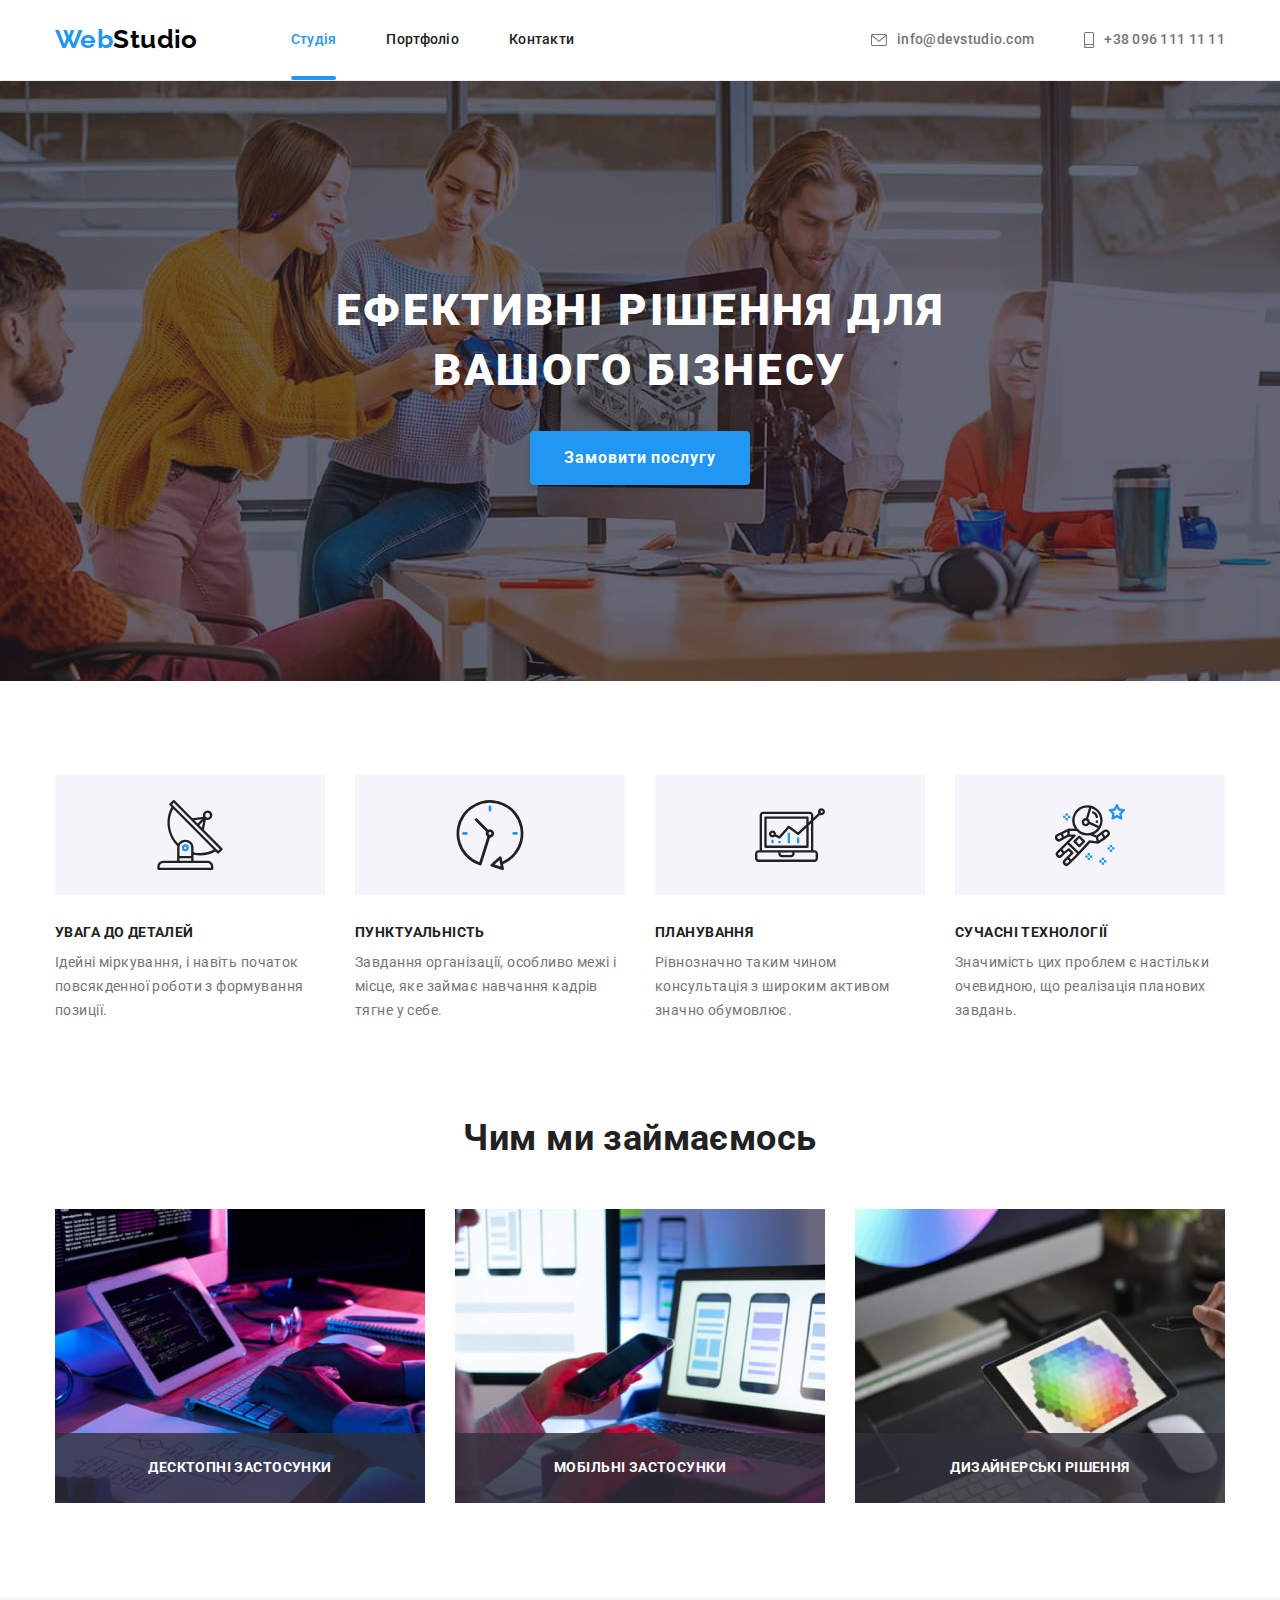
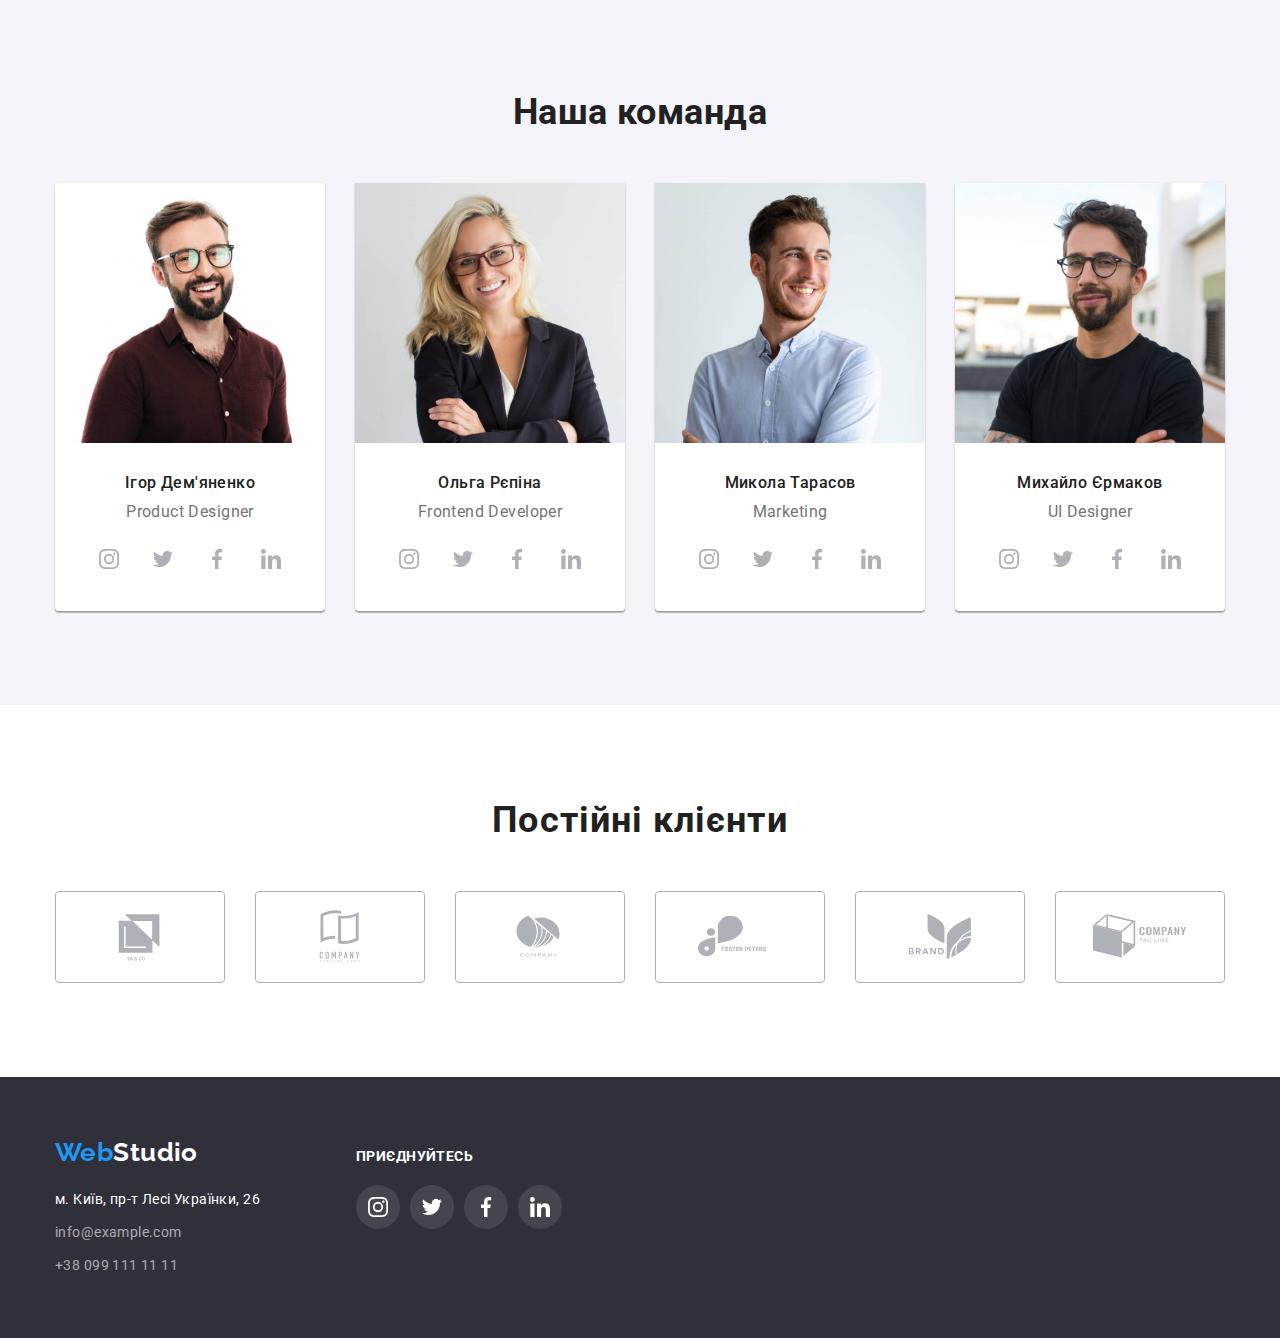
<file: index.html>
<!DOCTYPE html>
<html lang="uk">
<head>
    <meta charset="UTF-8" />
    <meta http-equiv="X-UA-Compatible" content="IE=edge" />
    <meta name="viewport" content="width=device-width, initial-scale=1.0" />
    <title>Web Studio (Version 2.1)</title>
    <link
        href="https://fonts.googleapis.com/css2?family=Raleway:wght@700&family=Roboto:wght@400;500;700;900&display=swap"
        rel="stylesheet">
    <link rel="stylesheet"
        href="https://cdnjs.cloudflare.com/ajax/libs/modern-normalize/1.1.0/modern-normalize.min.css">
    <link rel="stylesheet" href="./css/styles.css">
</head>

<body>
    <!--header-->
    <header class="header">
        <div class="container">
            <nav class="nav">
                <a class="header-logo" href="./index.html"><span class="logo-web">Web</span>Studio</a>
                <ul class="main-nav">
                    <li class="main-nav-item">
                        <a class="nav-link current" href="./index.html">Студія</a>
                    </li>
                    <li class="main-nav-item">
                        <a class="nav-link" href="./portfolio.html">Портфоліо</a>
                    </li>
                    <li class="main-nav-item"><a class="nav-link" href="">Контакти</a></li>
                </ul>
            </nav>
            <ul class="header-contacts">
                <li class="header-contacts-item">
                    
                    <a class="contacts-links" href="mailto:info@devstudio.com">
                        <svg class="header-icon" width="16px" height="12px">
                            <use href="./images/symbol-defs.svg#icon-header-envelope"></use>
                        </svg>
                        info@devstudio.com</a>
                    
                </li>
                <li class="header-contacts-item">
                    <a class="contacts-links" href="tel:+380961111111">
                        <svg class="header-icon" width="10px" height="16px">
                            <use href="./images/symbol-defs.svg#icon-header-smartphone"></use>
                        </svg>
                        +38 096 111 11 11</a>
                </li>
            </ul>
        </div>
    </header>
    <main>
        <!-- hero -->
        <section class="main-section">
            <div class="container">
                <h1 class="main-title">Ефективні рішення для вашого бізнесу</h1>
                <button data-modal-open class="main-btn" type="button">Замовити послугу</button>
            </div>
        </section>
        <section class="section preference">
            <div class="container">
                <h2 class="visually-hidden">Наші переваги</h2>
                <ul class="preference-list">
                    <li class="preference-item">
                        <div class="preference-item-div">
                            <svg class="preference-icon" width="70px" height="70px">
                                <use href="./images/symbol-defs.svg#icon-antenna"></use>
                            </svg>
                        </div>
                        <h3 class="preference-title">Увага до деталей</h3>
                        <p class="preference-descr">
                            Ідейні міркування, і навіть початок повсякденної роботи з формування позиції.
                        </p>
                    </li>
                    <li class="preference-item">
                        <div class="preference-item-div">
                            <svg class="preference-icon" width="70px" height="70px">
                                <use href="./images/symbol-defs.svg#icon-clock"></use>
                            </svg>
                        </div>
                        <h3 class="preference-title">Пунктуальність</h3>
                        <p class="preference-descr">
                            Завдання організації, особливо межі і місце, яке займає навчання кадрів тягне у себе.
                        </p>
                    </li>
                    <li class="preference-item">
                        <div class="preference-item-div">
                            <svg class="preference-icon" width="70px" height="70px">
                                <use href="./images/symbol-defs.svg#icon-diagram"></use>
                            </svg>
                        </div>
                        <h3 class="preference-title">Планування</h3>
                        <p class="preference-descr">
                            Рівнозначно таким чином консультація з широким активом значно обумовлює.
                        </p>
                    </li>
                    <li class="preference-item">
                        <div class="preference-item-div">
                            <svg class="preference-icon" width="70px" height="70px">
                                <use href="./images/symbol-defs.svg#icon-astronaut"></use>
                            </svg>
                        </div>
                        <h3 class="preference-title">Сучасні технології</h3>
                        <p class="preference-descr">
                            Значимість цих проблем є настільки очевидною, що реалізація планових завдань.
                        </p>
                    </li>
                </ul>
            </div>
        </section>
        <!--work-->
        <section class="section work">
            <div class="container">
                <h2 class="work-title">Чим ми займаємось</h2>
                <ul class="work-list">
                    <li class="work-item">
                        <div class="work-thumb">
                        <img class="picture" src="./images/box-1.jpg" 
                        alt="Фото з компьютером" 
                        width="370"
                        height="294" />
                        <p class="work-label">Десктопні застосунки</p>
                        </div>
                    </li>
                    <li class="work-item">
                        <div class="work-thumb">
                        <img class="picture" src="./images/box-2.jpg" 
                        alt="Фото з ноутбуком" 
                        width="370" 
                        height="294" />
                        <p class="work-label">Мобільні застосунки</p>
                        </div>
                    </li>
                    <li class="work-item">
                        <div class="work-thumb">
                        <img class="picture" src="./images/box-3.jpg" 
                        alt="Фото з планшетом" 
                        width="370" 
                        height="294" />
                        <p class="work-label">Дизайнерські рішення</p>
                        </div>
                    </li>
                </ul>
            </div>
        </section>
        <!--team-->
        <section class="section team">
            <div class="container">
                <h2 class="team-title">Наша команда</h2>
                <ul class="team-list">
                    <li class="team-member">
                        <img class="picture" src="./images/img-1.jpg" alt="Ігор Дем'яненко Дизайнер в команді"
                            width="270" height="260" />
                        <div class="team-card">
                            <h3 class="member-team-title">Ігор Дем'яненко</h3>
                            <p class="member-team-descr">Product Designer</p>
                            <ul class="team-net-list">
                                <li class="team-net-item">
                                    <a class="team-net-link" href="#">
                                    <div class="cirkle-icon">
                                        <svg class="team-net-icon" width="20px" height="20px">
                                            <use href="./images/symbol-defs.svg#icon-instagram">
                                            </use>
                                        </svg>
                                    </div>
                                    </a>
                                </li>
                                <li class="team-net-item">
                                    <a class="team-net-link" href="#">
                                    <div class="cirkle-icon">
                                        <svg class="team-net-icon" width="20px" height="20px">
                                            <use href="./images/symbol-defs.svg#icon-twitter">
                                            </use>
                                        </svg>
                                    </div>
                                    </a>
                                </li>
                                <li class="team-net-item">
                                    <a class="team-net-link" href="#">
                                    <div class="cirkle-icon">
                                        <svg class="team-net-icon" width="20px" height="20px">
                                            <use href="./images/symbol-defs.svg#icon-facebook">
                                            </use>
                                        </svg>
                                    </div>
                                    </a>
                                </li>
                                <li class="team-net-item">
                                    <a class="team-net-link" href="#">
                                    <div class="cirkle-icon">
                                        <svg class="team-net-icon" width="20px" height="20px">
                                            <use href="./images/symbol-defs.svg#icon-linkedin">
                                            </use>
                                        </svg>
                                    </div>
                                    </a>
                                </li>
                            </ul>
                        </div>
                        
                    </li>
                    <li class="team-member">
                        <img class="picture" src="./images/img-2.jpg" alt="Ольга Рєпіна Розробник в команді" width="270"
                            height="260" />
                        <div class="team-card">
                            <h3 class="member-team-title">Ольга Рєпіна</h3>
                            <p class="member-team-descr">Frontend Developer</p>
                            <ul class="team-net-list">
                                <li class="team-net-item">
                                    <a class="team-net-link" href="#">
                                    <div class="cirkle-icon">
                                        <svg class="team-net-icon" width="20px" height="20px">
                                            <use href="./images/symbol-defs.svg#icon-instagram">
                                            </use>
                                        </svg>
                                    </div>
                                    </a>
                                </li>
                                <li class="team-net-item">
                                    <a class="team-net-link" href="#">
                                    <div class="cirkle-icon">
                                        <svg class="team-net-icon" width="20px" height="20px">
                                            <use href="./images/symbol-defs.svg#icon-twitter">
                                            </use>
                                        </svg>
                                    </div>
                                    </a>
                                </li>
                                <li class="team-net-item">
                                    <a class="team-net-link" href="#">
                                    <div class="cirkle-icon">
                                        <svg class="team-net-icon" width="20px" height="20px">
                                            <use href="./images/symbol-defs.svg#icon-facebook">
                                            </use>
                                        </svg>
                                    </div>
                                    </a>
                                </li>
                                <li class="team-net-item">
                                    <a class="team-net-link" href="#">
                                    <div class="cirkle-icon">
                                        <svg class="team-net-icon" width="20px" height="20px">
                                            <use href="./images/symbol-defs.svg#icon-linkedin">
                                            </use>
                                        </svg>
                                    </div>
                                    </a>
                                </li>
                            </ul>
                        </div>
                    </li>
                    <li class="team-member">
                        <img class="picture" src="./images/img-3.jpg" alt="Микола Тарасов Маркетолог в команді"
                            width="270" height="260" />
                        <div class="team-card">
                            <h3 class="member-team-title">Микола Тарасов</h3>
                            <p class="member-team-descr">Marketing</p>
                            <ul class="team-net-list">
                                <li class="team-net-item">
                                    <a class="team-net-link" href="#">
                                    <div class="cirkle-icon">
                                        <svg class="team-net-icon" width="20px" height="20px">
                                            <use href="./images/symbol-defs.svg#icon-instagram">
                                            </use>
                                        </svg>
                                    </div>
                                    </a>
                                </li>
                                <li class="team-net-item">
                                    <a class="team-net-link" href="#">
                                    <div class="cirkle-icon">
                                        <svg class="team-net-icon" width="20px" height="20px">
                                            <use href="./images/symbol-defs.svg#icon-twitter">
                                            </use>
                                        </svg>
                                    </div>
                                    </a>
                                </li>
                                <li class="team-net-item">
                                    <a class="team-net-link" href="#">
                                    <div class="cirkle-icon">
                                        <svg class="team-net-icon" width="20px" height="20px">
                                            <use href="./images/symbol-defs.svg#icon-facebook">
                                            </use>
                                        </svg>
                                    </div>
                                    </a>
                                </li>
                                <li class="team-net-item">
                                    <a class="team-net-link" href="#">
                                    <div class="cirkle-icon">
                                        <svg class="team-net-icon" width="20px" height="20px">
                                            <use href="./images/symbol-defs.svg#icon-linkedin">
                                            </use>
                                        </svg>
                                    </div>
                                    </a>
                                </li>
                            </ul>
                        </div>
                    </li>
                    <li class="team-member">
                        <img class="picture" src="./images/img-4.jpg" alt="Михайло Єрмаков Дизайнер в команді"
                            width="270" height="260" />
                        <div class="team-card">
                            <h3 class="member-team-title">Михайло Єрмаков</h3>
                            <p class="member-team-descr">UI Designer</p>
                            <ul class="team-net-list">
                                <li class="team-net-item">
                                    <a class="team-net-link" href="#">
                                    <div class="cirkle-icon">
                                        <svg class="team-net-icon" width="20px" height="20px">
                                            <use href="./images/symbol-defs.svg#icon-instagram">
                                            </use>
                                        </svg>
                                    </div>
                                    </a>
                                </li>
                                <li class="team-net-item">
                                    <a class="team-net-link" href="#">
                                    <div class="cirkle-icon">
                                        <svg class="team-net-icon" width="20px" height="20px">
                                            <use href="./images/symbol-defs.svg#icon-twitter">
                                            </use>
                                        </svg>
                                    </div>
                                    </a>
                                </li>
                                <li class="team-net-item">
                                    <a class="team-net-link" href="#">
                                    <div class="cirkle-icon">
                                        <svg class="team-net-icon" width="20px" height="20px">
                                            <use href="./images/symbol-defs.svg#icon-facebook">
                                            </use>
                                        </svg>
                                    </div>
                                    </a>
                                </li>
                                <li class="team-net-item">
                                    <a class="team-net-link" href="#">
                                    <div class="cirkle-icon">
                                        <svg class="team-net-icon" width="20px" height="20px">
                                            <use href="./images/symbol-defs.svg#icon-linkedin">
                                            </use>
                                        </svg>
                                    </div>
                                    </a>
                                </li>
                            </ul>
                        </div>
                    </li>
                </ul>
            </div>
        </section>
    </main>
    <!--clients-->
    <section class="section clients">
        <div class="container">
            <h2 class="clients-title">Постійні клієнти</h2>
            <ul class="clients-list">
                <li class="clients-item">
                    <a class="clients-link" href="#">
                            <svg class="clients-logo" width="106" height="60px" aria-label="Перша компанія">
                                <use href="./images/symbol-defs.svg#icon-logo-1">
                                </use> 
                            </svg>
                    </a>
                </li>
                <li class="clients-item">
                    <a class="clients-link" href="#">
                            <svg class="clients-logo" width="106" height="60px" aria-label="Друга компанія">
                                <use href="./images/symbol-defs.svg#icon-logo-2">
                                </use>
                            </svg>
                    </a>
                </li>
                <li class="clients-item">
                    <a class="clients-link" href="#">
                            <svg class="clients-logo" width="106" height="60px" aria-label="Третя компанія">
                                <use href="./images/symbol-defs.svg#icon-logo-3">
                                </use>
                            </svg>
                    </a>
                </li>
                <li class="clients-item">
                    <a class="clients-link" href="#">
                            <svg class="clients-logo" width="106" height="60px" aria-label="Четверта компанія">
                                <use href="./images/symbol-defs.svg#icon-logo-4">
                                </use>
                            </svg>
                    </a>
                </li>
                <li class="clients-item">
                    <a class="clients-link" href="#">
                            <svg class="clients-logo" width="106" height="60px" aria-label="П'ята компанія">
                                <use href="./images/symbol-defs.svg#icon-logo-5">
                                </use>
                            </svg>
                    </a>
                </li>
                <li class="clients-item">
                    <a class="clients-link" href="#">
                            <svg class="clients-logo" width="106" height="60px" aria-label="Шоста компанія">
                                <use href="./images/symbol-defs.svg#icon-logo-6">
                                </use>
                            </svg>
                    </a>
                </li>
            </ul>
        </div>
    </section>
    <!--footer-->
    <footer class="footer">
        <div class="container">
            <div class="footer-address">
            <a class="footer-logo" href="./index.html"><span class="logo-web">Web</span>Studio</a>
            <address class="footer-item">
                <ul>
                    <li class="address-item">
                        <a class="address-map-link" href="https://www.google.com/maps/place/бульвар+Лесі+Українки,+26,+Київ,+02000/@50.4265807,30.5361971,17z/data=!3m1!4b1!4m5!3m4!1s0x40d4cf0e033ecbe9:0x57a4dffefec77da0!8m2!3d50.4265807!4d30.5383858"
                            target="_blank" rel="noreferrer noopener" >м. Київ, пр-т Лесі
                            Українки, 26</a></li>
                    <li class="address-item">
                        <a class="footer-contacts" href="mailto:info@example.com">info@example.com</a>
                    </li>
                    <li class="address-item">
                        <a class="footer-contacts" href="tel:+380991111111">+38 099 111 11 11</a>
                    </li>
                </ul>
            </address>
            </div>
            <div class="footer-links">
                <p class="appeal">Приєднуйтесь</p>
                <ul class="footer-net">
                    <li class="footer-net-item">
                        <a class="net-link" href="#">
                        <div class="cirkle-icon">
                            <svg class="footer-icon" width="20px" height="20px">
                                <use href="./images/symbol-defs.svg#icon-instagram">
                                </use>
                            </svg>
                        </div>
                        </a>
                    </li>
                    <li class="footer-net-item">
                        <a class="net-link" href="#">
                        <div class="cirkle-icon">
                            <svg class="footer-icon" width="20px" height="20px">
                                <use href="./images/symbol-defs.svg#icon-twitter">           
                                </use>
                            </svg>
                        </div>
                        </a>
                    </li>
                    <li class="footer-net-item">
                        <a class="net-link" href="#">
                        <div class="cirkle-icon">
                            <svg class="footer-icon" width="20px" height="20px">
                                <use href="./images/symbol-defs.svg#icon-facebook">                    
                                </use>
                            </svg>
                        </div>
                        </a>
                    </li>
                    <li class="footer-net-item">
                        <a class="net-link" href="#">
                        <div class="cirkle-icon">
                            <svg class="footer-icon" width="20px" height="20px">
                                <use href="./images/symbol-defs.svg#icon-linkedin">                   
                                </use>
                            </svg>
                        </div>
                        </a>
                    </li>
                </ul>
            </div>
            


        </div>
    </footer>
    <!--modal window-->
    <div data-modal class="backdrop is-hidden">
        <div class="modal-window">
            <button class="close-button" data-modal-close>
                <svg class="modal-icon" width="11px" height="11px" aria-label="Close">
                    <use href="./images/symbol-defs.svg#icon-modal-close"></use>
                </svg>
            </button>
        </div>
    </div>
    <script src="./js/modal.js"></script>
</body>
</html>
</file>
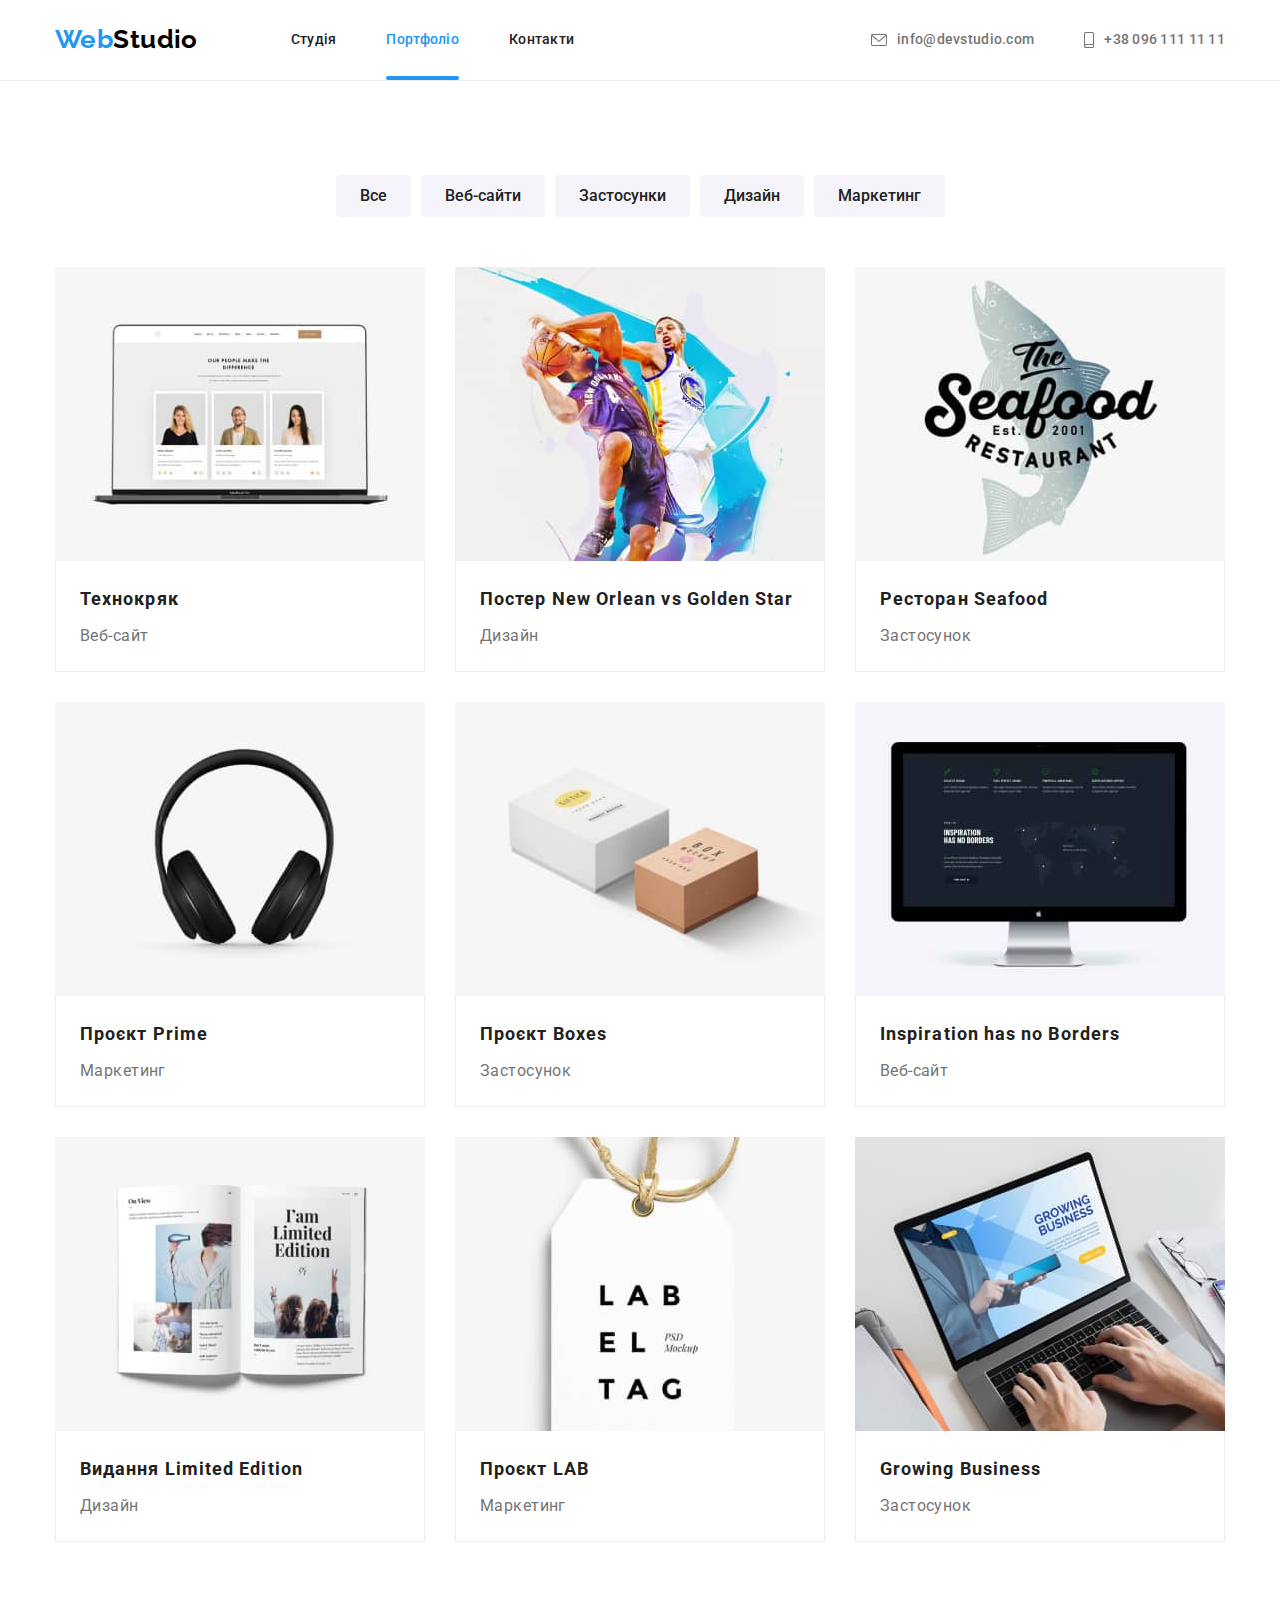
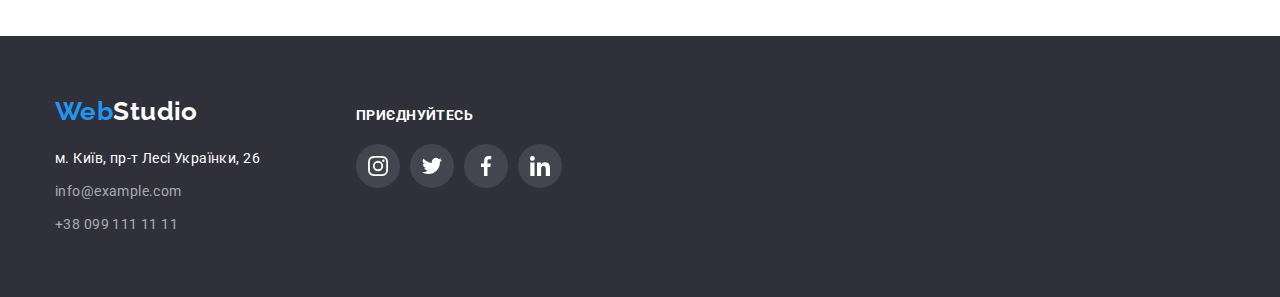
<file: portfolio.html>
<!DOCTYPE html>
<html lang="ru">

<head>
    <meta charset="UTF-8" />
    <meta http-equiv="X-UA-Compatible" content="IE=edge" />
    <meta name="viewport" content="width=device-width, initial-scale=1.0" />
    <title>Web Studio (Version 2.1)</title>
    <link
        href="https://fonts.googleapis.com/css2?family=Raleway:wght@700&family=Roboto:wght@400;500;700;900&display=swap"
        rel="stylesheet">
    <link rel="stylesheet"
        href="https://cdnjs.cloudflare.com/ajax/libs/modern-normalize/1.1.0/modern-normalize.min.css">
    <link rel="stylesheet" href="./css/styles.css">
</head>

<body>
    <!--header-->
    <header class="header">
        <div class="container">
            <nav class="nav">
                <a class="header-logo" href="./index.html"> <span class="logo-web">Web</span>Studio</a>
                <ul class="main-nav">
                    <li class="main-nav-item">
                        <a class="nav-link" href="./index.html">Студія</a>
                    </li>
                    <li class="main-nav-item">
                        <a class="nav-link current" href="./portfolio.html">Портфоліо</a>
                    </li>
                    <li class="main-nav-item"><a class="nav-link" href="">Контакти</a></li>
                </ul>
            </nav>
            <ul class="header-contacts">
                <li class="header-contacts-item">
            
                    <a class="contacts-links" href="mailto:info@devstudio.com">
                        <svg class="header-icon" width="16px" height="12px">
                            <use href="./images/symbol-defs.svg#icon-header-envelope"></use>
                        </svg>
                        info@devstudio.com</a>
            
                </li>
                <li class="header-contacts-item">
                    <a class="contacts-links" href="tel:+380961111111">
                        <svg class="header-icon" width="10px" height="16px">
                            <use href="./images/symbol-defs.svg#icon-header-smartphone"></use>
                        </svg>
                        +38 096 111 11 11</a>
                </li>
            </ul>
        </div>
    </header>
    <main>
        <!--section filter-->
        <section class="section">
            <div class="container">
                <h1 class="visually-hidden">Наші проєкти</h1>
                <ul class="filter-list">
                    <li class="filter-item">
                        <button class="filter-btn" type="button">Все</button>
                    </li>
                    <li class="filter-item">
                        <button class="filter-btn" type="button">Веб-сайти</button>
                    </li>
                    <li class="filter-item">
                        <button class="filter-btn" type="button">Застосунки</button>
                    </li>
                    <li class="filter-item">
                        <button class="filter-btn" type="button">Дизайн</button>
                    </li>
                    <li class="filter-item">
                        <button class="filter-btn" type="button">Маркетинг</button>
                    </li>
                </ul>
                <ul class="portfolio-list">
                    <li class="portfolio-list-item">
                        <a class="portfolio-link" href="#">
                            <div class="portfolio-overlay">
                        <img class="picture" src="./images/portfolio-1.jpg" alt="Фото з Веб-сайтом Технокряк"
                            width="370" height="294" />
                            <p class="portfolio-text">Ресурс пропонує комплексні пропозиції з різним рівнем функціоналу та сервісів.
                                Все це дозволить відвідувачу отримати вичерпні відомості про компанію чи приватну особу.</p>
                        </div>
                        <div class="card-bottom">
                            <h2 class="portfolio-list-title">Технокряк</h2>
                            <p class="portfolio-list-descr">Веб-сайт</p>
                        </div>
                        </a>
                    </li>
                    <li class="portfolio-list-item">
                        <a class="portfolio-link" href="#">
                            <div class="portfolio-overlay">
                                <img class="picture" src="./images/portfolio-2.jpg" alt="Фото постеру Гра в баскетбол" width="370" height="294" />
                                <p class="portfolio-text">Ресурс пропонує комплексні пропозиції з різним рівнем функціоналу та сервісів. 
                                Все це дозволить відвідувачу отримати вичерпні відомості про компанію чи приватну особу.</p>
                            </div>
                        <div class="card-bottom">
                            <h2 class="portfolio-list-title">
                                Постер New Orlean vs Golden Star
                            </h2>
                            <p class="portfolio-list-descr">Дизайн</p>
                        </div>
                        </a>
                    </li>
                    <li class="portfolio-list-item">
                        <a class="portfolio-link" href="#">
                            <div class="portfolio-overlay">
                        <img class="picture" src="./images/portfolio-3.jpg" alt="Фото додатку ресторану" width="370"
                            height="294" />
                            <p class="portfolio-text">Ресурс пропонує комплексні пропозиції з різним рівнем функціоналу та сервісів.
                                Все це дозволить відвідувачу отримати вичерпні відомості про компанію чи приватну особу.</p>
                        </div>
                        <div class="card-bottom">
                            <h2 class="portfolio-list-title">Ресторан Seafood</h2>
                            <p class="portfolio-list-descr">Застосунок</p>
                        </div>
                        </a>
                    </li>
                    <li class="portfolio-list-item">
                        <a class="portfolio-link" href="#">
                            <div class="portfolio-overlay">
                        <img class="picture" src="./images/portfolio-4.jpg" alt="Фото Маркетингового проєкту Прайм"
                            width="370" height="294" />
                            <p class="portfolio-text">Ресурс пропонує комплексні пропозиції з різним рівнем функціоналу та сервісів.
                                Все це дозволить відвідувачу отримати вичерпні відомості про компанію чи приватну особу.</p>
                        </div>
                        <div class="card-bottom">
                            <h2 class="portfolio-list-title">Проєкт Prime</h2>
                            <p class="portfolio-list-descr">Маркетинг</p>
                        </div>
                        </a>
                    </li>
                    <li class="portfolio-list-item">
                        <a class="portfolio-link" href="#">
                            <div class="portfolio-overlay">
                        <img class="picture" src="./images/portfolio-5.jpg" alt="Фото застосунку" width="370"
                            height="294" />
                            <p class="portfolio-text">Ресурс пропонує комплексні пропозиції з різним рівнем функціоналу та сервісів.
                                Все це дозволить відвідувачу отримати вичерпні відомості про компанію чи приватну особу.</p>
                        </div>
                        <div class="card-bottom">
                            <h2 class="portfolio-list-title">Проєкт Boxes</h2>
                            <p class="portfolio-list-descr">Застосунок</p>
                        </div>
                        </a>
                    </li>
                    <li class="portfolio-list-item">
                        <a class="portfolio-link" href="#">
                            <div class="portfolio-overlay">
                        <img class="picture" src="./images/portfolio-6.jpg" alt="Фото Веб-сайту" width="370"
                            height="294" />
                            <p class="portfolio-text">Ресурс пропонує комплексні пропозиції з різним рівнем функціоналу та сервісів.
                                Все це дозволить відвідувачу отримати вичерпні відомості про компанію чи приватну особу.</p>
                        </div>
                        <div class="card-bottom">
                            <h2 class="portfolio-list-title">Inspiration has no Borders</h2>
                            <p class="portfolio-list-descr">Веб-сайт</p>
                        </div>
                        </a>
                    </li>
                    <li class="portfolio-list-item">
                        <a class="portfolio-link" href="#">
                            <div class="portfolio-overlay">
                        <img class="picture" src="./images/portfolio-7.jpg" alt="Фото дизайну видання" width="370"
                            height="294" />
                            <p class="portfolio-text">Ресурс пропонує комплексні пропозиції з різним рівнем функціоналу та сервісів.
                                Все це дозволить відвідувачу отримати вичерпні відомості про компанію чи приватну особу.</p>
                        </div>
                        <div class="card-bottom">
                            <h2 class="portfolio-list-title">Видання Limited Edition</h2>
                            <p class="portfolio-list-descr">Дизайн</p>
                        </div>
                        </a>
                    </li>
                    <li class="portfolio-list-item">
                        <a class="portfolio-link" href="#">
                            <div class="portfolio-overlay">
                        <img class="picture" src="./images/portfolio-8.jpg" alt="" width="370" height="294" />
                        <p class="portfolio-text">Ресурс пропонує комплексні пропозиції з різним рівнем функціоналу та сервісів.
                            Все це дозволить відвідувачу отримати вичерпні відомості про компанію чи приватну особу.</p>
                            </div>
                        <div class="card-bottom">
                            <h2 class="portfolio-list-title">Проєкт LAB</h2>
                            <p class="portfolio-list-descr">Маркетинг</p>
                        </div>
                        </a>
                    </li>
                    <li class="portfolio-list-item">
                        <a class="portfolio-link" href="#">
                            <div class="portfolio-overlay">
                        <img class="picture" src="./images/portfolio-9.jpg" alt="" width="370" height="294" />
                        <p class="portfolio-text">Ресурс пропонує комплексні пропозиції з різним рівнем функціоналу та сервісів.
                            Все це дозволить відвідувачу отримати вичерпні відомості про компанію чи приватну особу.</p>
                        </div>
                        <div class="card-bottom">
                            <h2 class="portfolio-list-title">Growing Business</h2>
                            <p class="portfolio-list-descr">Застосунок</p>
                        </div>
                        </a>
                    </li>
                </ul>
            </div>
        </section>
    </main>

    <!--footer-->
<footer class="footer">
    <div class="container">
        <div class="footer-address">
            <a class="footer-logo" href="./index.html"><span class="logo-web">Web</span>Studio</a>
            <address class="footer-item">
                <ul>
                    <li class="address-item">
                        <a class="address-map-link" href="https://www.google.com/maps/place/бульвар+Лесі+Українки,+26,+Київ,+02000/@50.4265807,30.5361971,17z/data=!3m1!4b1!4m5!3m4!1s0x40d4cf0e033ecbe9:0x57a4dffefec77da0!8m2!3d50.4265807!4d30.5383858"
                            target="_blank" rel="noreferrer noopener" >м. Київ, пр-т Лесі
                            Українки, 26
                        </a>
                    </li>
                    <li class="address-item">
                        <a class="footer-contacts" href="mailto:info@example.com">info@example.com</a>
                    </li>
                    <li class="address-item">
                        <a class="footer-contacts" href="tel:+380991111111">+38 099 111 11 11</a>
                    </li>
                </ul>
            </address>
        </div>
        <div class="footer-links">
            <p class="appeal">Приєднуйтесь</p>
            <ul class="footer-net">
                <li class="footer-net-item">
                    <a class="net-link" href="#">
                        <div class="cirkle-icon">
                            <svg class="footer-icon" width="20px" height="20px">
                                <use href="./images/symbol-defs.svg#icon-instagram">
                                </use>
                            </svg>
                        </div>
                    </a>
                </li>
                <li class="footer-net-item">
                    <a class="net-link" href="#">
                        <div class="cirkle-icon">
                            <svg class="footer-icon" width="20px" height="20px">
                                <use href="./images/symbol-defs.svg#icon-twitter">
                                </use>
                            </svg>
                        </div>
                    </a>
                </li>
                <li class="footer-net-item">
                    <a class="net-link" href="#">
                        <div class="cirkle-icon">
                            <svg class="footer-icon" width="20px" height="20px">
                                <use href="./images/symbol-defs.svg#icon-facebook">
                                </use>
                            </svg>
                        </div>
                    </a>
                </li>
                <li class="footer-net-item">
                    <a class="net-link" href="#">
                        <div class="cirkle-icon">
                            <svg class="footer-icon" width="20px" height="20px">
                                <use href="./images/symbol-defs.svg#icon-linkedin">
                                </use>
                            </svg>
                        </div>
                    </a>
                </li>
            </ul>
        </div>
    </div>
</footer>
</body>

</html>
</file>
<file: css/styles.css>
:root {
    --primary-text-color: #757575;
    --title-text-color: #212121;
    --accent-color: #2196f3;
    --logo-header-color: #000000;
    --footer-contact-text: rgba(255, 255, 255, 0.6);
    --primary-white-color: #ffffff;
    --intermediate-background-color: #f5f4fa;
    --secondary-background-color: #2f303a;
    --hover-main-btn: #188ce8;
    --font-family-primary: 'Roboto', sans-serif;
    --border-color: #ececec;
    --border-portfolio-color: #eeeeee;
    --hero-background: #c4c4c4;
    --client-color: #afb1b8;
    --timing-function: cubic-bezier(0.4, 0, 0.2, 1);
}

/* normalize */
*,
*::before,
*::after {
    box-sizing: border-box;
}

h1,
h2,
h3,
p {
    margin-top: 0;
    margin-bottom: 0;
}

ul {
    list-style: none;
    padding: 0;
    margin: 0;
}

a {
    text-decoration: none;
    color: inherit;
}

address {
    font-style: normal;
}

/* base */
body {
    color: var(--primary-text-color);
    font-family: var(--font-family-primary);
    font-size: 14px;
    line-height: 1.7;
    letter-spacing: 0.03em;
    background-color: var(--primary-white-color);
}

.section {
    padding-top: 94px;
    padding-bottom: 94px;
}

.container {
    width: 1200px;
    margin-left: auto;
    margin-right: auto;
    padding-left: 15px;
    padding-right: 15px;
}

/* header */
.header-logo {
    font-family: "Raleway", sans-serif;
    color: var(--logo-header-color);
    display: block;
    padding-bottom: 25px;
    padding-top: 24px;
    margin-right: 93px;
    font-weight: 700;
    font-size: 26px;
    line-height: 1.19;
}

.logo-web {
    color: var(--accent-color);
}

.nav-link {
    display: block;
    padding-top: 32px;
    padding-bottom: 32px;
    color: var(--title-text-color);
    text-decoration: none;
    font-weight: 500;
    line-height: 1.14;
    letter-spacing: 0.02em;
    transition-property: color;
    transition-duration: 250ms;
    transition-timing-function: var(--timing-function);
}

.current,
.nav-link:hover,
.nav-link:focus,
.contacts-links:hover,
.contacts-links:focus,
.header-icon:hover,
.header-icon:focus {
    color: var(--accent-color);
}

.main-nav-item{
    position: relative;
}

.current::after {
    content: "";
    display: block;
    height: 4px;
    width: 100%;
    background-color: var(--accent-color);
    position: absolute;
    bottom: 0;
    border-radius: 2px;
    transition-property: 250ms;
    transition-timing-function: cubic-bezier(0.4, 0, 0.2, 1);
}

.header-icon{
    fill: currentColor;
    margin-right: 10px;
    transition-property: fill;
    transition-duration: 250ms;
    transition-timing-function: var(--timing-function);
}

.contacts-links {
    display: flex;
    align-items: center;
    padding-top: 32px;
    padding-bottom: 32px;
    color: var(--primary-text-color);
    font-weight: 500;
    line-height: 1.14;
    letter-spacing: 0.02em;
    transition-property: color; 
    transition-duration: 250ms; 
    transition-timing-function: var(--timing-function);
}

.container {
    width: 1200px;
    padding-left: 15px;
    padding-right: 15px;
    margin: auto;
}

.header {
    border-bottom: 1px solid var(--border-color);
}

.main-nav,
.header-contacts,
.nav {
    display: flex;
}

.header .container {
    display: flex;
    justify-content: space-between;
}

.main-nav-item:not(:last-child),
.header-contacts-item:nth-child(1) {
    margin-right: 50px;
}

/* hero */

.main-section {
    max-width: 1600px;
    height: 600px;
    margin-left: auto;
    margin-right: auto;
    background-color: var(--hero-background);
    background-image: linear-gradient(rgba(47, 48, 58, 0.4),
    rgba(47, 48, 58, 0.4)),
    url(../images/header-img.jpg);
    background-size: cover;
    background-repeat: no-repeat;
    background-position: center;
    padding-top: 200px;
    padding-bottom: 200px;
    text-align: center;
}

.main-title {
    margin-bottom: 30px;
    padding-left: 252px;
    padding-right: 252px;
    color: var(--primary-white-color);
    font-weight: 900;
    font-size: 44px;
    line-height: 1.36;
    letter-spacing: 0.06em;
    text-transform: uppercase;
}

.main-btn {
    background-color: var(--accent-color);
    color: var(--primary-white-color);
    box-shadow: 0px 4px 4px rgba(0, 0, 0, 0.15);
    border-color: transparent;
    cursor: pointer;
    border-radius: 4px;
    font-weight: 700;
    font-size: 16px;
    letter-spacing: 0.06em;
    line-height: 1.88;
    font-size: 16px;
    min-width: 200px;
    padding: 10px 32px;
    transition-property: background-color; 
    transition-duration: 250ms; 
    transition-timing-function: var(--timing-function);
}

.main-btn:hover,
.main-btn:focus {
    background-color: var(--hover-main-btn);
}

.preference-item-div{
    display: flex;
    justify-content: center;
    align-items: center;
    width: 270px;
    height: 120px;
    margin-bottom: 30px;
    background-color: var(--intermediate-background-color);
}

.preference-title {
    margin-bottom: 10px;
    color: var(--title-text-color);
    font-weight: 700;
    font-size: 14px;
    line-height: 1.14;
    text-transform: uppercase;
}

.preference-descr {
    color: var(--primary-text-color);
    line-height: 1.71;
}

.visually-hidden {
    position: absolute;
    width: 1px;
    height: 1px;
    margin: -1px;
    border: 0;
    padding: 0;
    white-space: nowrap;
    clip-path: inset(100%);
    clip: rect(0 0 0 0);
    overflow: hidden;
}

.preference-list {
    display: flex;
}

.preference-item {
    width: 270px;
}

.preference-item:not(:last-child) {
    margin-right: 30px;
}

.section.work {
    padding-top: 0px;
}

.work-title,
.team-title {
    margin-bottom: 50px;
    color: var(--title-text-color);
    font-weight: 700;
    font-size: 36px;
    line-height: 1.17;
    text-align: center;
}

.work-list {
    display: flex;
    justify-content: space-between;
}

.work-item {
    display: block;
}

.work-thumb{
    position: relative;
}

.work-label{
    position: absolute;
    bottom: 0;
    width: 100%;
    height: 70px;
    display: flex;
    align-items: center;
    justify-content: center;

    font-weight: 700;
    line-height: 1.14;
    text-transform: uppercase;
    color: var(--primary-white-color);
    background-color: rgba(47, 48, 58, 0.8);
}

/* team */

.team {
    padding-top: 94px;
    padding-bottom: 94px;
    background-color: var(--intermediate-background-color);
}

.member-team-title {
    margin-bottom: 10px;
    color: var(--title-text-color);
    font-weight: 500;
    font-size: 16px;
    line-height: 1.19;
}

.member-team-descr {
    color: var(--primary-text-color);
    font-size: 16px;
    line-height: 1.19;
    margin-bottom: 16px;
}

.team-list {
    display: flex;
    justify-content: space-between;
}

.team-card {
    padding-top: 30px;
    padding-bottom: 30px;
    text-align: center;
}

.team-member {
    box-shadow: 0px 1px 3px rgba(0, 0, 0, 0.12), 0px 1px 1px rgba(0, 0, 0, 0.14), 0px 2px 1px rgba(0, 0, 0, 0.2);
    border-radius: 0px 0px 4px 4px;
    background-color: var(--primary-white-color);
}

.team-net-list{
    display: flex;
    padding-left: 32px;
    padding-right: 32px;
    justify-content: space-between;
}

.team-net-icon{
    fill: var(--client-color);
}

.team-net-link:hover .cirkle-icon,
.team-net-link:focus .cirkle-icon{
    background-color: var(--accent-color);
}

.team-net-link:hover .team-net-icon,
.team-net-link:focus .team-net-icon {
    fill: var(--primary-white-color);
}

/* clients */

.clients-title{
    color: var(--title-text-color);
    font-weight: 700;
    font-size: 36px;
    line-height: 1.17;
    text-align: center;
    letter-spacing: 0.03em;
    margin-bottom: 50px;
}

.clients-logo {
    fill: var(--client-color);
    transition-property: fill; 
    transition-duration: 250ms;
    transition-timing-function: var(--timing-function);
}

.clients-list{
    display: flex;
    justify-content: space-between;
}


.clients-item{
    width: 170px;
    height: 92px;
    border: 1px solid var(--client-color);
    border-radius: 4px;
    transition-property: border-color;
    transition-duration: 250ms;
    transition-timing-function: var(--timing-function);
}

.clients-link{
    display: flex;
    justify-content: center;
    align-items: center;
    width: 100%;
    height: 100%;
}

.clients-item:hover,
.clients-item:focus  {
    border-color: var(--accent-color);
}

.clients-link:hover .clients-logo,
.clients-link:focus .clients-logo{
    fill: var(--accent-color);
}

/* Page portfolio */
.filter-list {
    display: flex;
    justify-content: center;
    margin-bottom: 50px;
}

.filter-item:not(:last-child) {
    margin-right: 10px;
}

.filter-btn {
    min-width: 73px;
    padding: 6px 22px;
    color: var(--title-text-color);
    background-color: var(--intermediate-background-color);
    cursor: pointer;
    font-weight: 500;
    font-size: 16px;
    line-height: 1.62;
    border-color: transparent;
    border-radius: 4px;
    transition-property: color, background-color, box-shadow;
    transition-duration: 250ms;
    transition-timing-function: var(--timing-function);
}

.filter-btn:hover,
.filter-btn:focus {
    color: var(--primary-white-color);
    background-color: var(--accent-color);
    box-shadow: 0px 3px 1px rgba(0, 0, 0, 0.1), 0px 1px 2px rgba(0, 0, 0, 0.08), 0px 2px 2px rgba(0, 0, 0, 0.12);
}

.portfolio-list {
    display: flex;
    flex-wrap: wrap;
}

.portfolio-list-item {
    flex-basis: calc((100% - 60px) / 3);
    margin-right: 30px;
    margin-bottom: 30px;
}

.portfolio-list-item:nth-child(3n) {
    margin-right: 0px;
}

.portfolio-list-item:nth-child(n + 7) {
    margin-bottom: 0px;
}

.picture {
    display: block;
    max-width: 100%;
    height: auto;
}

.card-bottom {
    padding-bottom: 20px;
    padding-top: 20px;
    padding-left: 24px;
    border: 1px solid var(--border-portfolio-color);
    border-top-width: 0px;
}

.portfolio-list-title {
    margin-bottom: 4px;
    color: var(--title-text-color);
    font-weight: 700;
    font-size: 18px;
    line-height: 2;
    letter-spacing: 0.06em;
}

.portfolio-list-descr {
    color: var(--primary-text-color);
    font-size: 16px;
    line-height: 1.88;
}

.portfolio-link {
    display: block;
    transition-property: box-shadow;
    transition-duration: 250ms;
    transition-timing-function: var(--timing-function);
}

.portfolio-link:hover,
.portfolio-link:focus {
    box-shadow: 0px 1px 1px rgba(0, 0, 0, 0.12), 
    0px 4px 4px rgba(0, 0, 0, 0.06),
    1px 4px 6px rgba(0, 0, 0, 0.16);
}

.picture{
    display: block;
    max-width: 100%;
    height: auto;
}

.portfolio-overlay{
    position: relative;
    overflow: hidden;
}

.portfolio-text {
    position: absolute;
    bottom: 0;
    padding: 63px 24px;
    width: 100%;
    height: 100%;
    font-size: 18px;
    line-height: 1.56;
    color: var(--primary-white-color);
    background-color: rgba(33, 150, 243, 0.9);
    transform: translateY(100%);
    transition-property: transform;
    transition-duration: 250ms;
    transition-timing-function: var(--timing-function);
}

.portfolio-list-item:hover .portfolio-text {
    transform: translateY(0);
}


/* footer */
.footer {
    padding-top: 60px;
    padding-bottom: 60px;
    background-color: var(--secondary-background-color);
}

.footer .container{
    display: flex;
    align-items: baseline;
}

.footer-logo {
    display: inline-block;
    margin-bottom: 20px;
    font-family: "Raleway", sans-serif;
    color: var(--primary-white-color);
    text-decoration: none;
    font-weight: 700;
    font-size: 26px;
    line-height: 1.19;
}

.footer-item{
    min-width: 231px;
    margin-right: 70px;
}

.footer-address {
    color: var(--primary-white-color);
    font-style: normal;
    line-height: 1.71;
}

.address-map-link{
    transition-property: color ;
    transition-duration: 250ms;
    transition-timing-function: var(--timing-function);
}

.footer-contacts {
    color: var(--footer-contact-text);
    transition-property: color;
    transition-duration: 250ms;
    transition-timing-function: var(--timing-function);
}

.footer-links{
    min-width: 206px;
}

.appeal{
    margin-bottom: 20px;
    text-transform: uppercase;
    color: var(--primary-white-color);
    font-weight: 700;
    line-height: 1.14;
}

.cirkle-icon{
    background-color: rgba(255, 255, 255, 0.1);
    display: flex;
    justify-content: center;
    align-items: center;
    width: 44px;
    height: 44px;
    border-radius: 50%;
    cursor: pointer;
    transition-property: background-color;
    transition-duration: 250ms;
    transition-timing-function: var(--timing-function);
}

.footer-icon{
    fill: var(--primary-white-color);
}

.footer-net{
    display: flex;
    justify-content: space-between;
}

.address-item:nth-child(-n + 2) {
    margin-bottom: 9px;
}

.footer-contacts:hover,
.footer-contacts:focus,
.address-map-link:hover,
.address-map-link:focus{
    color: var(--accent-color);
}

.net-link:hover .cirkle-icon,
.net-link:focus .cirkle-icon{
    background-color: var(--accent-color);
}

/* modal window */

.backdrop {
    position: fixed;
    top: 0;
    left: 0;
    width: 100%;
    height: 100%;
    background-color: rgba(0, 0, 0, 0.);
    opacity: 1;
    transition-property: opacity;
    transition-duration: 250ms;
    transition-timing-function: var(--timing-function);
}

.backdrop.is-hidden {
    opacity: 0;
    pointer-events: none;
}

.backdrop.is-hidden .modal-window {
    transform: translate(-50%, -50%) scale(2);
}

.modal-window {
    position: absolute;
    top: 50%;
    left: 50%;
    transform: translate(-50%, -50%) scale(1);
    min-width: 528px;
    min-height: 581px;
    background-color: var(--primary-white-color);
    box-shadow: 0px 1px 3px rgba(0, 0, 0, 0.12), 0px 1px 1px rgba(0, 0, 0, 0.14),
        0px 2px 1px rgba(0, 0, 0, 0.2);
    border-radius: 4px;
    transition-property: transform;
    transition-duration: 250ms;
    transition-timing-function: var(--timing-function);

}

.close-button {
    position: absolute;
    right: 8px;
    top: 8px;
    width: 30px;
    height: 30px;
    border: 1px solid rgba(0, 0, 0, 0.1);
    background-color: transparent;
    border-radius: 50%;
    cursor: pointer;
}

.modal-icon {
    position: absolute;
    left: 50%;
    top: 50%;
    transform: translate(-50%, -50%);
}
</file>
